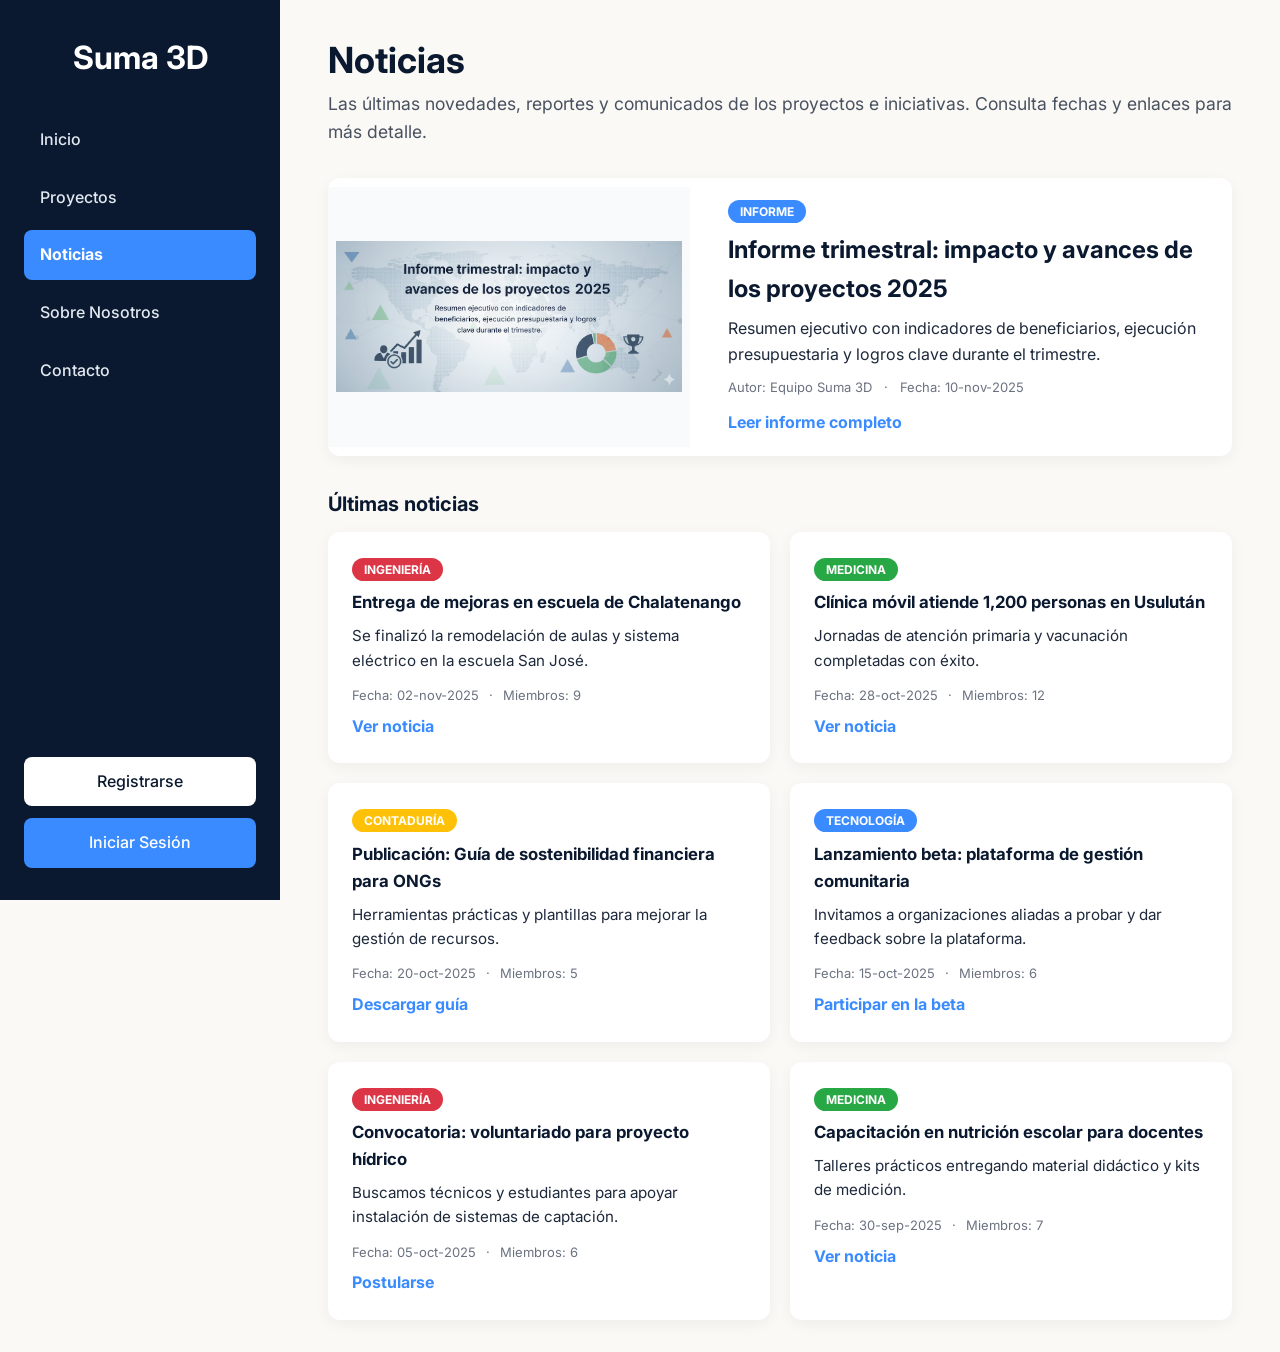
<file: noticias.html>
<!DOCTYPE html>
<html lang="es">
<head>
    <meta charset="utf-8" />
    <meta name="viewport" content="width=device-width,initial-scale=1" />
    <title>Suma 3D - Noticias</title>
    <link rel="stylesheet" href="noticias.css" />
    <link rel="preconnect" href="https://fonts.googleapis.com" />
    <link rel="preconnect" href="https://fonts.gstatic.com" crossorigin />
    <link href="https://fonts.googleapis.com/css2?family=Inter:wght@300;400;500;700&display=swap" rel="stylesheet" />
</head>
<body>

    <aside class="sidebar">
        <div class="sidebar-header">
            <h1 class="logo">Suma 3D</h1>
        </div>
        <nav class="sidebar-nav">
            <ul>
                <li><a href="index.html">Inicio</a></li>
                <li><a href="./proyectos.html">Proyectos</a></li>
                <li><a href="#" class="active">Noticias</a></li>
                <li><a href="#">Sobre Nosotros</a></li>
                <li><a href="#">Contacto</a></li>
            </ul>
        </nav>
        <div class="sidebar-footer">
            <a href="#" class="btn btn-secondary">Registrarse</a>
            <a href="#" class="btn btn-primary">Iniciar Sesión</a>
        </div>
    </aside>

    <main class="main-content">
        <header class="main-header">
            <h2>Noticias</h2>
            <p>Las últimas novedades, reportes y comunicados de los proyectos e iniciativas. Consulta fechas y enlaces para más detalle.</p>
        </header>

        <section class="featured-news">
            <div class="news-card-large">
                <img src="./unnamed.jpg" alt="Noticia destacada">
                <div class="card-content">
                    <span class="card-tag">INFORME</span>
                    <h3>Informe trimestral: impacto y avances de los proyectos 2025</h3>
                    <p>Resumen ejecutivo con indicadores de beneficiarios, ejecución presupuestaria y logros clave durante el trimestre.</p>
                    <div style="display:flex;gap:12px;font-size:13px;color:#6b7280;margin-top:10px;">
                        <span>Autor: Equipo Suma 3D</span>
                        <span>·</span>
                        <span>Fecha: 10-nov-2025</span>
                    </div>
                    <a href="#" class="card-link" style="margin-top:12px;display:inline-block">Leer informe completo</a>
                </div>
            </div>
        </section>

        <section class="news-list" style="margin-top:22px;">
            <h2 class="section-title">Últimas noticias</h2>

            <div class="project-grid news-grid">
                <article class="project-card">
                    <div class="card-content">
                        <span class="card-tag tag-ingenieria">INGENIERÍA</span>
                        <h4>Entrega de mejoras en escuela de Chalatenango</h4>
                        <p>Se finalizó la remodelación de aulas y sistema eléctrico en la escuela San José.</p>
                        <div style="display:flex;gap:10px;font-size:13px;color:#6b7280;margin-top:8px;">
                            <span>Fecha: 02-nov-2025</span>
                            <span>·</span>
                            <span>Miembros: 9</span>
                        </div>
                        <a href="#" class="card-link" style="margin-top:8px;display:inline-block">Ver noticia</a>
                    </div>
                </article>

                <article class="project-card">
                    <div class="card-content">
                        <span class="card-tag tag-medicina">MEDICINA</span>
                        <h4>Clínica móvil atiende 1,200 personas en Usulután</h4>
                        <p>Jornadas de atención primaria y vacunación completadas con éxito.</p>
                        <div style="display:flex;gap:10px;font-size:13px;color:#6b7280;margin-top:8px;">
                            <span>Fecha: 28-oct-2025</span>
                            <span>·</span>
                            <span>Miembros: 12</span>
                        </div>
                        <a href="#" class="card-link" style="margin-top:8px;display:inline-block">Ver noticia</a>
                    </div>
                </article>

                <article class="project-card">
                    <div class="card-content">
                        <span class="card-tag tag-contaduria">CONTADURÍA</span>
                        <h4>Publicación: Guía de sostenibilidad financiera para ONGs</h4>
                        <p>Herramientas prácticas y plantillas para mejorar la gestión de recursos.</p>
                        <div style="display:flex;gap:10px;font-size:13px;color:#6b7280;margin-top:8px;">
                            <span>Fecha: 20-oct-2025</span>
                            <span>·</span>
                            <span>Miembros: 5</span>
                        </div>
                        <a href="#" class="card-link" style="margin-top:8px;display:inline-block">Descargar guía</a>
                    </div>
                </article>

                <article class="project-card">
                    <div class="card-content">
                        <span class="card-tag">TECNOLOGÍA</span>
                        <h4>Lanzamiento beta: plataforma de gestión comunitaria</h4>
                        <p>Invitamos a organizaciones aliadas a probar y dar feedback sobre la plataforma.</p>
                        <div style="display:flex;gap:10px;font-size:13px;color:#6b7280;margin-top:8px;">
                            <span>Fecha: 15-oct-2025</span>
                            <span>·</span>
                            <span>Miembros: 6</span>
                        </div>
                        <a href="#" class="card-link" style="margin-top:8px;display:inline-block">Participar en la beta</a>
                    </div>
                </article>

                <article class="project-card">
                    <div class="card-content">
                        <span class="card-tag tag-ingenieria">INGENIERÍA</span>
                        <h4>Convocatoria: voluntariado para proyecto hídrico</h4>
                        <p>Buscamos técnicos y estudiantes para apoyar instalación de sistemas de captación.</p>
                        <div style="display:flex;gap:10px;font-size:13px;color:#6b7280;margin-top:8px;">
                            <span>Fecha: 05-oct-2025</span>
                            <span>·</span>
                            <span>Miembros: 6</span>
                        </div>
                        <a href="#" class="card-link" style="margin-top:8px;display:inline-block">Postularse</a>
                    </div>
                </article>

                <article class="project-card">
                    <div class="card-content">
                        <span class="card-tag tag-medicina">MEDICINA</span>
                        <h4>Capacitación en nutrición escolar para docentes</h4>
                        <p>Talleres prácticos entregando material didáctico y kits de medición.</p>
                        <div style="display:flex;gap:10px;font-size:13px;color:#6b7280;margin-top:8px;">
                            <span>Fecha: 30-sep-2025</span>
                            <span>·</span>
                            <span>Miembros: 7</span>
                        </div>
                        <a href="#" class="card-link" style="margin-top:8px;display:inline-block">Ver noticia</a>
                    </div>
                </article>
            </div>
        </section>
    </main>

</body>
</html>
</file>
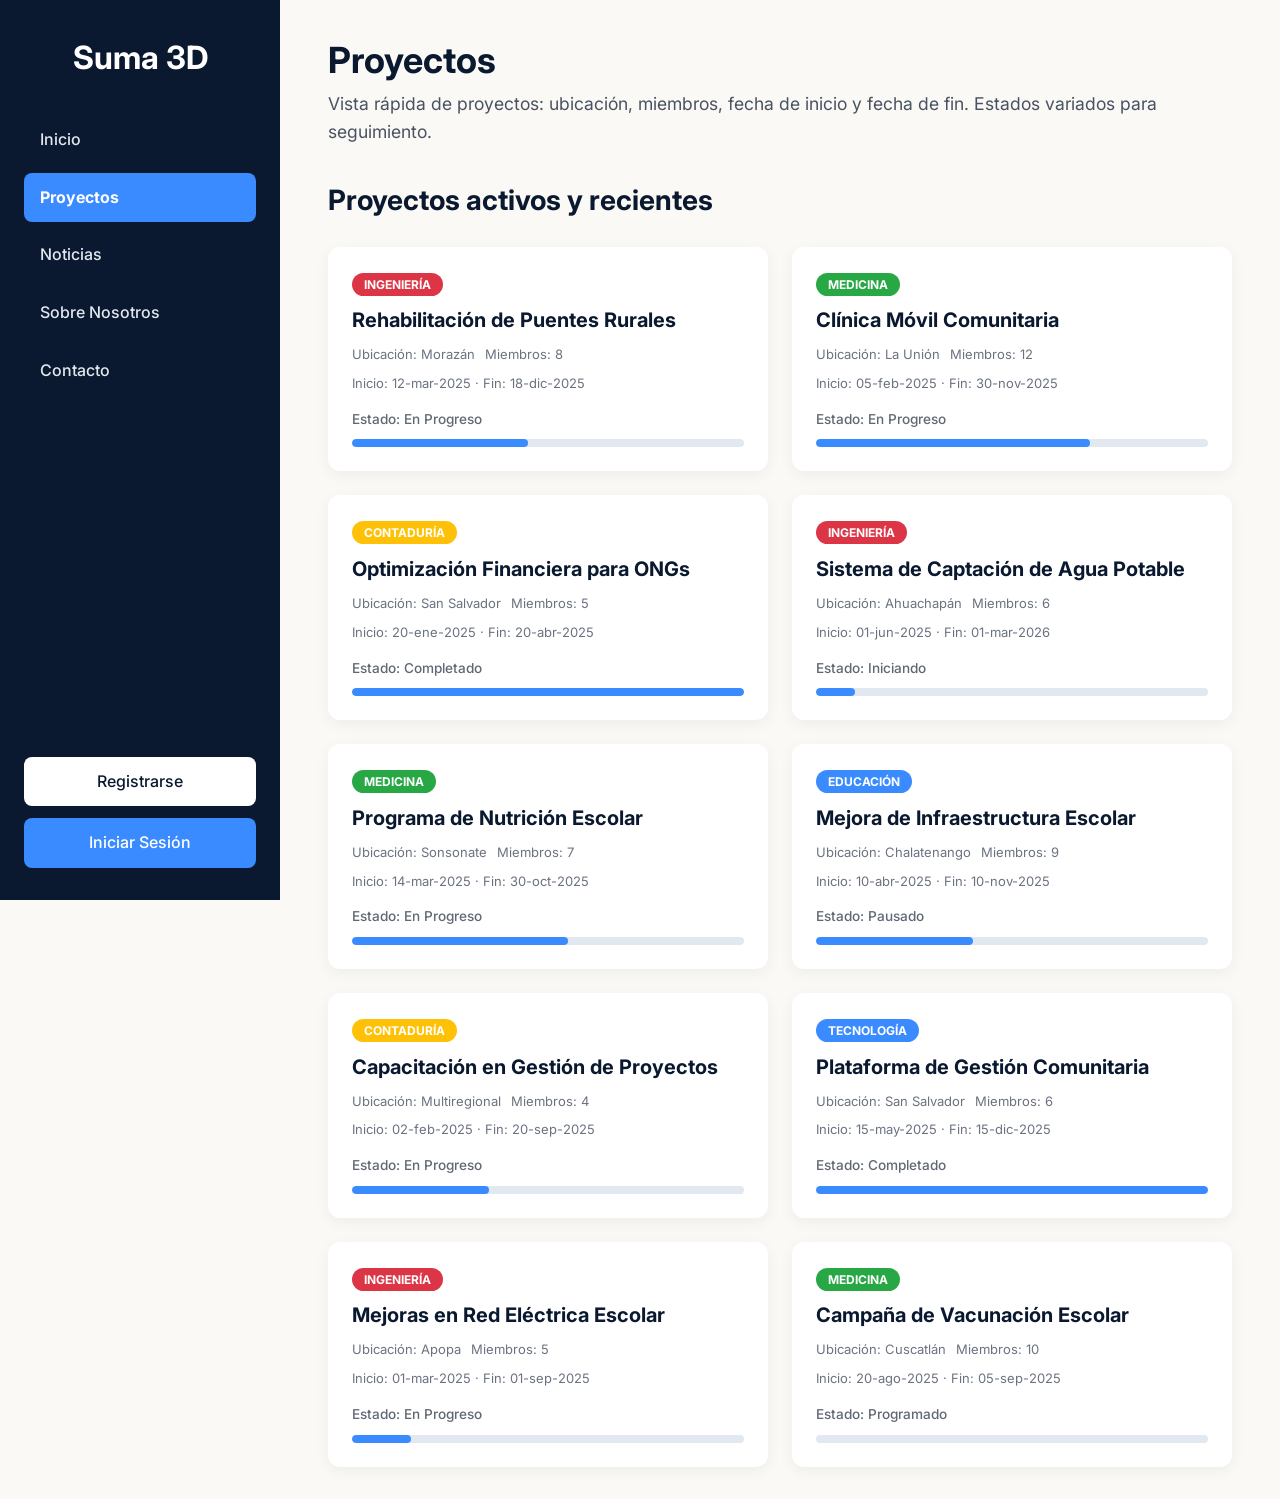
<file: proyectos.html>
<!DOCTYPE html>
<html lang="es">
<head>
    <meta charset="UTF-8" />
    <meta name="viewport" content="width=device-width, initial-scale=1.0"/>
    <title>Suma 3D - Proyectos</title>
    <link rel="stylesheet" href="proyectos.css" />
    <link rel="preconnect" href="https://fonts.googleapis.com" />
    <link rel="preconnect" href="https://fonts.gstatic.com" crossorigin />
    <link href="https://fonts.googleapis.com/css2?family=Inter:wght@300;400;500;700&display=swap" rel="stylesheet" />
</head>
<body>

    <aside class="sidebar">
        <div class="sidebar-header">
            <h1 class="logo">Suma 3D</h1>
        </div>
        <nav class="sidebar-nav">
            <ul>
                <li><a href="index.html">Inicio</a></li>
                <li><a href="#" class="active">Proyectos</a></li>
                <li><a href="#">Noticias</a></li>
                <li><a href="#">Sobre Nosotros</a></li>
                <li><a href="#">Contacto</a></li>
            </ul>
        </nav>
        <div class="sidebar-footer">
            <a href="#" class="btn btn-secondary">Registrarse</a>
            <a href="#" class="btn btn-primary">Iniciar Sesión</a>
        </div>
    </aside>

    <main class="main-content">
        <header class="main-header">
            <h2>Proyectos</h2>
            <p>Vista rápida de proyectos: ubicación, miembros, fecha de inicio y fecha de fin. Estados variados para seguimiento.</p>
        </header>

        <section class="active-projects">
            <h2 class="section-title">Proyectos activos y recientes</h2>

            <div class="project-grid">

                <!-- 1 -->
                <div class="project-card">
                    <div class="card-content">
                        <span class="card-tag tag-ingenieria">INGENIERÍA</span>
                        <h4>Rehabilitación de Puentes Rurales</h4>

                        <div class="meta-row" style="display:flex;gap:10px;font-size:13px;color:#6b7280;margin:8px 0;">
                            <span>Ubicación: Morazán</span>
                            <span>Miembros: 8</span>
                        </div>
                        <div class="meta-row" style="font-size:13px;color:#6b7280;">
                            <span>Inicio: 12-mar-2025</span> · <span>Fin: 18-dic-2025</span>
                        </div>

                        <div class="project-status" style="margin-top:12px;">
                            <span>Estado: En Progreso</span>
                            <div class="progress-bar"><div class="progress" style="width:45%"></div></div>
                        </div>
                    </div>
                </div>

                <!-- 2 -->
                <div class="project-card">
                    <div class="card-content">
                        <span class="card-tag tag-medicina">MEDICINA</span>
                        <h4>Clínica Móvil Comunitaria</h4>

                        <div class="meta-row" style="display:flex;gap:10px;font-size:13px;color:#6b7280;margin:8px 0;">
                            <span>Ubicación: La Unión</span>
                            <span>Miembros: 12</span>
                        </div>
                        <div class="meta-row" style="font-size:13px;color:#6b7280;">
                            <span>Inicio: 05-feb-2025</span> · <span>Fin: 30-nov-2025</span>
                        </div>

                        <div class="project-status" style="margin-top:12px;">
                            <span>Estado: En Progreso</span>
                            <div class="progress-bar"><div class="progress" style="width:70%"></div></div>
                        </div>
                    </div>
                </div>

                <!-- 3 -->
                <div class="project-card">
                    <div class="card-content">
                        <span class="card-tag tag-contaduria">CONTADURÍA</span>
                        <h4>Optimización Financiera para ONGs</h4>

                        <div class="meta-row" style="display:flex;gap:10px;font-size:13px;color:#6b7280;margin:8px 0;">
                            <span>Ubicación: San Salvador</span>
                            <span>Miembros: 5</span>
                        </div>
                        <div class="meta-row" style="font-size:13px;color:#6b7280;">
                            <span>Inicio: 20-ene-2025</span> · <span>Fin: 20-abr-2025</span>
                        </div>

                        <div class="project-status" style="margin-top:12px;">
                            <span>Estado: Completado</span>
                            <div class="progress-bar"><div class="progress" style="width:100%"></div></div>
                        </div>
                    </div>
                </div>

                <!-- 4 -->
                <div class="project-card">
                    <div class="card-content">
                        <span class="card-tag tag-ingenieria">INGENIERÍA</span>
                        <h4>Sistema de Captación de Agua Potable</h4>

                        <div class="meta-row" style="display:flex;gap:10px;font-size:13px;color:#6b7280;margin:8px 0;">
                            <span>Ubicación: Ahuachapán</span>
                            <span>Miembros: 6</span>
                        </div>
                        <div class="meta-row" style="font-size:13px;color:#6b7280;">
                            <span>Inicio: 01-jun-2025</span> · <span>Fin: 01-mar-2026</span>
                        </div>

                        <div class="project-status" style="margin-top:12px;">
                            <span>Estado: Iniciando</span>
                            <div class="progress-bar"><div class="progress" style="width:10%"></div></div>
                        </div>
                    </div>
                </div>

                <!-- 5 -->
                <div class="project-card">
                    <div class="card-content">
                        <span class="card-tag tag-medicina">MEDICINA</span>
                        <h4>Programa de Nutrición Escolar</h4>

                        <div class="meta-row" style="display:flex;gap:10px;font-size:13px;color:#6b7280;margin:8px 0;">
                            <span>Ubicación: Sonsonate</span>
                            <span>Miembros: 7</span>
                        </div>
                        <div class="meta-row" style="font-size:13px;color:#6b7280;">
                            <span>Inicio: 14-mar-2025</span> · <span>Fin: 30-oct-2025</span>
                        </div>

                        <div class="project-status" style="margin-top:12px;">
                            <span>Estado: En Progreso</span>
                            <div class="progress-bar"><div class="progress" style="width:55%"></div></div>
                        </div>
                    </div>
                </div>

                <!-- 6 -->
                <div class="project-card">
                    <div class="card-content">
                        <span class="card-tag">EDUCACIÓN</span>
                        <h4>Mejora de Infraestructura Escolar</h4>

                        <div class="meta-row" style="display:flex;gap:10px;font-size:13px;color:#6b7280;margin:8px 0;">
                            <span>Ubicación: Chalatenango</span>
                            <span>Miembros: 9</span>
                        </div>
                        <div class="meta-row" style="font-size:13px;color:#6b7280;">
                            <span>Inicio: 10-abr-2025</span> · <span>Fin: 10-nov-2025</span>
                        </div>

                        <div class="project-status" style="margin-top:12px;">
                            <span>Estado: Pausado</span>
                            <div class="progress-bar"><div class="progress" style="width:40%"></div></div>
                        </div>
                    </div>
                </div>

                <!-- 7 -->
                <div class="project-card">
                    <div class="card-content">
                        <span class="card-tag tag-contaduria">CONTADURÍA</span>
                        <h4>Capacitación en Gestión de Proyectos</h4>

                        <div class="meta-row" style="display:flex;gap:10px;font-size:13px;color:#6b7280;margin:8px 0;">
                            <span>Ubicación: Multiregional</span>
                            <span>Miembros: 4</span>
                        </div>
                        <div class="meta-row" style="font-size:13px;color:#6b7280;">
                            <span>Inicio: 02-feb-2025</span> · <span>Fin: 20-sep-2025</span>
                        </div>

                        <div class="project-status" style="margin-top:12px;">
                            <span>Estado: En Progreso</span>
                            <div class="progress-bar"><div class="progress" style="width:35%"></div></div>
                        </div>
                    </div>
                </div>

                <!-- 8 -->
                <div class="project-card">
                    <div class="card-content">
                        <span class="card-tag">TECNOLOGÍA</span>
                        <h4>Plataforma de Gestión Comunitaria</h4>

                        <div class="meta-row" style="display:flex;gap:10px;font-size:13px;color:#6b7280;margin:8px 0;">
                            <span>Ubicación: San Salvador</span>
                            <span>Miembros: 6</span>
                        </div>
                        <div class="meta-row" style="font-size:13px;color:#6b7280;">
                            <span>Inicio: 15-may-2025</span> · <span>Fin: 15-dic-2025</span>
                        </div>

                        <div class="project-status" style="margin-top:12px;">
                            <span>Estado: Completado</span>
                            <div class="progress-bar"><div class="progress" style="width:100%"></div></div>
                        </div>
                    </div>
                </div>

                <!-- 9 -->
                <div class="project-card">
                    <div class="card-content">
                        <span class="card-tag tag-ingenieria">INGENIERÍA</span>
                        <h4>Mejoras en Red Eléctrica Escolar</h4>

                        <div class="meta-row" style="display:flex;gap:10px;font-size:13px;color:#6b7280;margin:8px 0;">
                            <span>Ubicación: Apopa</span>
                            <span>Miembros: 5</span>
                        </div>
                        <div class="meta-row" style="font-size:13px;color:#6b7280;">
                            <span>Inicio: 01-mar-2025</span> · <span>Fin: 01-sep-2025</span>
                        </div>

                        <div class="project-status" style="margin-top:12px;">
                            <span>Estado: En Progreso</span>
                            <div class="progress-bar"><div class="progress" style="width:15%"></div></div>
                        </div>
                    </div>
                </div>

                <!-- 10 -->
                <div class="project-card">
                    <div class="card-content">
                        <span class="card-tag tag-medicina">MEDICINA</span>
                        <h4>Campaña de Vacunación Escolar</h4>

                        <div class="meta-row" style="display:flex;gap:10px;font-size:13px;color:#6b7280;margin:8px 0;">
                            <span>Ubicación: Cuscatlán</span>
                            <span>Miembros: 10</span>
                        </div>
                        <div class="meta-row" style="font-size:13px;color:#6b7280;">
                            <span>Inicio: 20-ago-2025</span> · <span>Fin: 05-sep-2025</span>
                        </div>

                        <div class="project-status" style="margin-top:12px;">
                            <span>Estado: Programado</span>
                            <div class="progress-bar"><div class="progress" style="width:0%"></div></div>
                        </div>
                    </div>
                </div>

            </div>
        </section>
    </main>

</body>
</html>
</file>
<file: noticias.css>
/* 1. CONFIGURACIÓN GLOBAL Y VARIABLES DE COLOR */
:root {
    --color-navy: #0A192F;
    --color-off-white: #FAF9F6;
    --color-white-pure: #FFFFFF;
    --color-text-primary: #1E293B;
    --color-text-light: #E2E8F0;
    --color-accent: #3A8BFF;
    --color-accent-dark: #2563EB;
    --font-family-base: 'Inter', -apple-system, BlinkMacSystemFont, "Segoe UI", Roboto, "Helvetica Neue", Arial, sans-serif;
    --sidebar-width: 280px;
}

* {
    margin: 0;
    padding: 0;
    box-sizing: border-box;
}

body {
    font-family: var(--font-family-base);
    background-color: var(--color-off-white);
    color: var(--color-text-primary);
    line-height: 1.6;
}

/* 2. ESTILOS DE LA BARRA LATERAL (SIDEBAR) */
.sidebar {
    width: var(--sidebar-width);
    position: fixed;
    top: 0;
    left: 0;
    bottom: 0;
    background-color: var(--color-navy);
    color: var(--color-text-light);
    display: flex;
    flex-direction: column;
    padding: 2rem 1.5rem;
}

.sidebar-header .logo {
    font-size: 2rem;
    font-weight: 700;
    text-align: center;
    color: var(--color-white-pure);
    margin-bottom: 2rem;
}

.sidebar-nav {
    flex-grow: 1; /* Empuja el footer hacia abajo */
}

.sidebar-nav ul {
    list-style: none;
}

.sidebar-nav li {
    margin-bottom: 0.5rem;
}

.sidebar-nav a {
    display: block;
    color: var(--color-text-light);
    text-decoration: none;
    font-size: 1rem;
    font-weight: 500;
    padding: 0.75rem 1rem;
    border-radius: 8px;
    transition: background-color 0.2s ease, color 0.2s ease;
}

.sidebar-nav a:hover {
    background-color: rgba(255, 255, 255, 0.1);
}

.sidebar-nav a.active {
    background-color: var(--color-accent);
    color: var(--color-white-pure);
    font-weight: 700;
}

.sidebar-footer {
    display: flex;
    flex-direction: column;
    gap: 0.75rem;
}

/* 3. ESTILOS DEL CONTENIDO PRINCIPAL (MAIN) */
.main-content {
    margin-left: var(--sidebar-width);
    padding: 2rem 3rem;
}

.main-header {
    margin-bottom: 2rem;
}

.main-header h2 {
    font-size: 2.25rem;
    font-weight: 700;
    color: var(--color-navy);
}

.main-header p {
    font-size: 1.1rem;
    color: var(--color-text-primary);
    opacity: 0.8;
}

/* 4. ESTILOS DE TARJETAS (CARDS) */
.card-content {
    padding: 1.5rem;
}

/* Tarjeta de Noticia Grande */
.featured-news .news-card-large {
    background-color: var(--color-white-pure);
    border-radius: 12px;
    box-shadow: 0 4px 15px rgba(0, 0, 0, 0.05);
    overflow: hidden;
    margin-bottom: 2rem;
    display:flex;
    gap:18px;
    align-items: center; /* centrar verticalmente contenido */
}

.featured-news .news-card-large img {
    /* ajustar para que la imagen completa quepa en el espacio sin recortes */
    flex: 0 0 40%;       /* reserva el 40% del ancho para la imagen */
    max-width: 40%;
    width: auto;
    height: 260px;
    object-fit: contain; /* muestra la imagen completa */
    object-position: center;
    display: block;
    background: #f8fafc; /* color de fondo si quedan espacios por contain */
    padding: 8px;        /* pequeño acolchonado para separar del borde */
}

.featured-news .news-card-large .card-content{
    width:60%;
    padding:20px;
}
.featured-news h3 {
    font-size: 1.5rem;
    font-weight: 700;
    color: var(--color-navy);
    margin: 0.5rem 0;
}

.card-link {
    color: var(--color-accent);
    text-decoration: none;
    font-weight: 700;
}

/* Lista de noticias - se usa grid igual que proyectos */
.section-title{
    font-size:1.25rem;
    margin-bottom:12px;
    color:var(--color-navy);
}

.news-grid, .project-grid {
    display: grid;
    grid-template-columns: repeat(auto-fit, minmax(300px, 1fr));
    gap: 1.25rem;
}

/* Tarjetas pequeñas de noticia (reutilizan estilos de project-card) */
.project-card {
    background-color: var(--color-white-pure);
    border-radius: 12px;
    box-shadow: 0 4px 15px rgba(0, 0, 0, 0.05);
    transition: transform 0.2s ease, box-shadow 0.2s ease;
}

.project-card:hover {
    transform: translateY(-5px);
    box-shadow: 0 8px 20px rgba(0, 0, 0, 0.07);
}

.project-card h4 {
    font-size: 1.05rem;
    font-weight: 700;
    color: var(--color-navy);
    margin: 0.5rem 0;
}

.project-card p {
    font-size: 0.95rem;
    margin-bottom: 0.75rem;
    color: var(--color-text-primary);
}

/* Etiquetas (Tags) */
.card-tag {
    font-size: 0.75rem;
    font-weight: 700;
    padding: 0.25rem 0.75rem;
    border-radius: 20px;
    color: var(--color-white-pure);
    text-transform: uppercase;
    background-color: var(--color-accent);
}
.tag-medicina { background-color: #28A745; } /* Verde */
.tag-contaduria { background-color: #FFC107; } /* Amarillo/Mostaza */
.tag-ingenieria { background-color: #DC3545; } /* Rojo */

/* Botones y enlaces */
.btn {
    display: block;
    width: 100%;
    padding: 0.75rem 1rem;
    text-align: center;
    text-decoration: none;
    font-size: 1rem;
    font-weight: 500;
    border-radius: 8px;
    border: none;
    cursor: pointer;
    transition: background-color 0.2s ease, color 0.2s ease;
}

.btn-primary {
    background-color: var(--color-accent);
    color: var(--color-white-pure);
}
.btn-secondary {
    background-color: var(--color-white-pure);
    color: var(--color-navy);
}

/* Responsive */
@media (max-width:860px){
    .sidebar{ position:relative; width:100%; flex-direction:row; padding:12px 16px; }
    .sidebar-nav ul{ flex-direction:row; gap:8px; overflow:auto; }
    .main-content{ margin-left:0; padding:16px; }
    .featured-news .news-card-large{ flex-direction:column; }
    .featured-news .news-card-large img{ width:100%; height:200px; }
    .featured-news .news-card-large .card-content{ width:100%; }
}
</file>
<file: proyectos.css>
/* 1. CONFIGURACIÓN GLOBAL Y VARIABLES DE COLOR */
:root {
    --color-navy: #0A192F;
    --color-off-white: #FAF9F6;
    --color-white-pure: #FFFFFF;
    --color-text-primary: #1E293B;
    --color-text-light: #E2E8F0;
    --color-accent: #3A8BFF;
    --color-accent-dark: #2563EB;
    --font-family-base: 'Inter', -apple-system, BlinkMacSystemFont, "Segoe UI", Roboto, "Helvetica Neue", Arial, sans-serif;
    --sidebar-width: 280px;
}

* {
    margin: 0;
    padding: 0;
    box-sizing: border-box;
}

body {
    font-family: var(--font-family-base);
    background-color: var(--color-off-white);
    color: var(--color-text-primary);
    line-height: 1.6;
}

/* 2. ESTILOS DE LA BARRA LATERAL (SIDEBAR) */
.sidebar {
    width: var(--sidebar-width);
    position: fixed;
    top: 0;
    left: 0;
    bottom: 0;
    background-color: var(--color-navy);
    color: var(--color-text-light);
    display: flex;
    flex-direction: column;
    padding: 2rem 1.5rem;
}

.sidebar-header .logo {
    font-size: 2rem;
    font-weight: 700;
    text-align: center;
    color: var(--color-white-pure);
    margin-bottom: 2rem;
}

.sidebar-nav {
    flex-grow: 1; /* Empuja el footer hacia abajo */
}

.sidebar-nav ul {
    list-style: none;
}

.sidebar-nav li {
    margin-bottom: 0.5rem;
}

.sidebar-nav a {
    display: block;
    color: var(--color-text-light);
    text-decoration: none;
    font-size: 1rem;
    font-weight: 500;
    padding: 0.75rem 1rem;
    border-radius: 8px;
    transition: background-color 0.2s ease, color 0.2s ease;
}

.sidebar-nav a:hover {
    background-color: rgba(255, 255, 255, 0.1);
}

.sidebar-nav a.active {
    background-color: var(--color-accent);
    color: var(--color-white-pure);
    font-weight: 700;
}

.sidebar-footer {
    display: flex;
    flex-direction: column;
    gap: 0.75rem;
}

/* 3. ESTILOS DEL CONTENIDO PRINCIPAL (MAIN) */
.main-content {
    margin-left: var(--sidebar-width);
    padding: 2rem 3rem;
}

.main-header {
    margin-bottom: 2rem;
}

.main-header h2 {
    font-size: 2.25rem;
    font-weight: 700;
    color: var(--color-navy);
}

.main-header p {
    font-size: 1.1rem;
    color: var(--color-text-primary);
    opacity: 0.8;
}

/* 4. ESTILOS DE TARJETAS (CARDS) */
.card-content {
    padding: 1.5rem;
}

/* Tarjeta de Noticia Grande */
.featured-news .news-card-large {
    background-color: var(--color-white-pure);
    border-radius: 12px;
    box-shadow: 0 4px 15px rgba(0, 0, 0, 0.05);
    overflow: hidden;
    margin-bottom: 2rem;
}

.featured-news .news-card-large img {
    width: 100%;
    height: 300px; /* Alto fijo para la imagen destacada */
    object-fit: cover; /* Evita que la imagen se distorsione */
}

.featured-news h3 {
    font-size: 1.75rem;
    font-weight: 700;
    color: var(--color-navy);
    margin: 0.5rem 0;
}

.featured-news p {
    font-size: 1rem;
    margin-bottom: 1rem;
}

.card-link {
    color: var(--color-accent);
    text-decoration: none;
    font-weight: 700;
}

/* Tarjetas de Proyectos en Ejecución */
.active-projects h2 {
    font-size: 1.75rem;
    font-weight: 700;
    color: var(--color-navy);
    margin-bottom: 1.5rem;
}

.project-grid {
    display: grid;
    grid-template-columns: repeat(auto-fit, minmax(300px, 1fr));
    gap: 1.5rem;
}

.project-card {
    background-color: var(--color-white-pure);
    border-radius: 12px;
    box-shadow: 0 4px 15px rgba(0, 0, 0, 0.05);
    transition: transform 0.2s ease, box-shadow 0.2s ease;
}

.project-card:hover {
    transform: translateY(-5px);
    box-shadow: 0 8px 20px rgba(0, 0, 0, 0.07);
}

.project-card h4 {
    font-size: 1.25rem;
    font-weight: 700;
    color: var(--color-navy);
    margin: 0.5rem 0;
}

.project-card p {
    font-size: 0.95rem;
    margin-bottom: 1rem;
    min-height: 45px; /* Altura mínima para alinear tarjetas */
}

/* Etiquetas (Tags) */
.card-tag {
    font-size: 0.75rem;
    font-weight: 700;
    padding: 0.25rem 0.75rem;
    border-radius: 20px;
    color: var(--color-white-pure);
    text-transform: uppercase;
    background-color: var(--color-accent);
}
.tag-medicina { background-color: #28A745; } /* Verde */
.tag-contaduria { background-color: #FFC107; } /* Amarillo/Mostaza */
.tag-ingenieria { background-color: #DC3545; } /* Rojo */


/* Barras de Progreso */
.project-status span {
    font-size: 0.85rem;
    font-weight: 500;
    color: var(--color-text-primary);
    opacity: 0.7;
}
.progress-bar {
    width: 100%;
    height: 8px;
    background-color: #E2E8F0;
    border-radius: 4px;
    overflow: hidden;
    margin-top: 0.5rem;
}
.progress {
    height: 100%;
    background-color: var(--color-accent);
    border-radius: 4px;
}

/* 5. ESTILOS DE BOTONES */
.btn {
    display: block;
    width: 100%;
    padding: 0.75rem 1rem;
    text-align: center;
    text-decoration: none;
    font-size: 1rem;
    font-weight: 500;
    border-radius: 8px;
    border: none;
    cursor: pointer;
    transition: background-color 0.2s ease, color 0.2s ease;
}

.btn-primary {
    background-color: var(--color-accent);
    color: var(--color-white-pure);
}
.btn-primary:hover {
    background-color: var(--color-accent-dark);
}

.btn-secondary {
    background-color: var(--color-white-pure);
    color: var(--color-navy);
}
.btn-secondary:hover {
    background-color: #E2E8F0; /* Un gris más claro */
}
</file>
